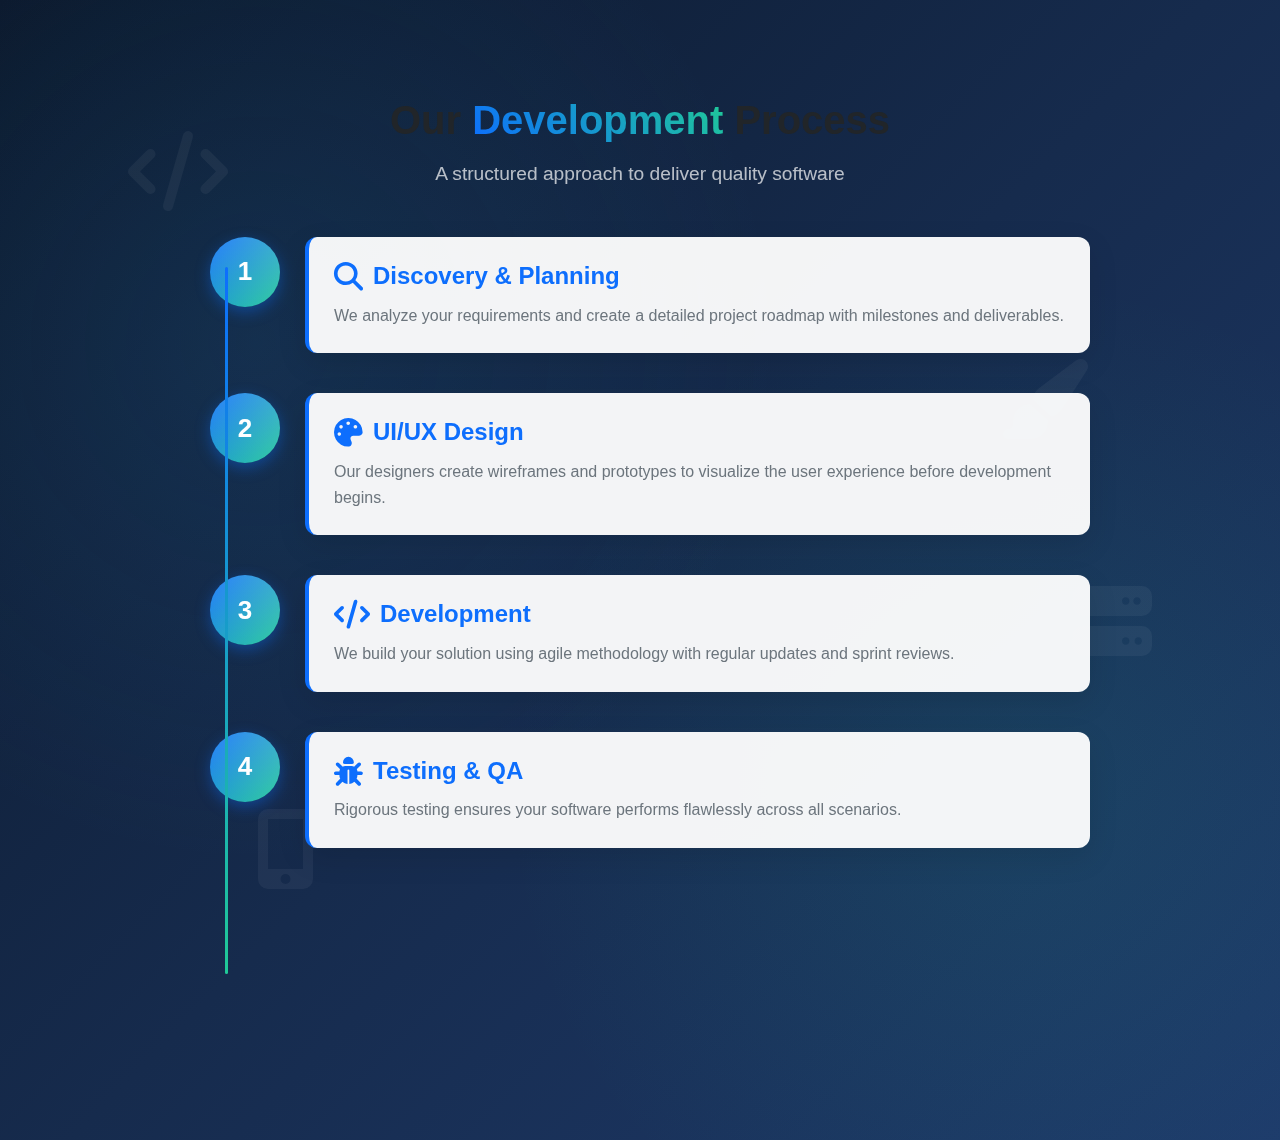
<file: class.html>
<!DOCTYPE html>
<html lang="en">

<head>
    <meta charset="UTF-8">
    <meta name="viewport" content="width=device-width, initial-scale=1.0">
    <title>Enhanced Development Process</title>
    <link href="https://cdn.jsdelivr.net/npm/bootstrap@5.3.0/dist/css/bootstrap.min.css" rel="stylesheet">
    <link href="https://unpkg.com/aos@2.3.1/dist/aos.css" rel="stylesheet">
    <link rel="stylesheet" href="https://cdnjs.cloudflare.com/ajax/libs/font-awesome/6.4.0/css/all.min.css">
    <style>
        :root {
            --primary: #0d6efd;
            --secondary: #6c757d;
            --dark: #0b182b;
            --light: #f8f9fa;
            --accent: #20c997;
        }

        body {
            font-family: 'Segoe UI', Tahoma, Geneva, Verdana, sans-serif;
        }

        #process {
            position: relative;
            overflow: hidden;
            padding: 5rem 0;
            background: linear-gradient(135deg, #0b182b 0%, #162b4d 50%, #1e3a6b 100%);
        }

        #process::before {
            content: '';
            position: absolute;
            top: 0;
            left: 0;
            width: 100%;
            height: 100%;
            background:
                radial-gradient(circle at 20% 30%, rgba(41, 128, 185, 0.15) 0%, transparent 40%),
                radial-gradient(circle at 80% 70%, rgba(32, 201, 151, 0.1) 0%, transparent 40%);
            z-index: 0;
        }

        .process-container {
            position: relative;
            z-index: 2;
        }

        .section-title {
            margin-bottom: 4rem;
        }

        .section-title h2 {
            font-weight: 800;
            font-size: 2.5rem;
            margin-bottom: 1rem;
        }

        .section-title .text-primary {
            background: linear-gradient(45deg, var(--primary), var(--accent));
            -webkit-background-clip: text;
            background-clip: text;
            -webkit-text-fill-color: transparent;
            position: relative;
        }

        .section-title p {
            font-size: 1.2rem;
            color: rgba(255, 255, 255, 0.7);
            max-width: 600px;
            margin: 0 auto;
        }

        .process-steps {
            position: relative;
            max-width: 900px;
            margin: 0 auto;
            padding-left: 20px;
        }

        .process-steps::before {
            content: '';
            position: absolute;
            width: 3px;
            background: linear-gradient(to bottom, var(--primary), var(--accent));
            top: 30px;
            bottom: 30px;
            left: 35px;
            z-index: 1;
            border-radius: 3px;
        }

        .process-step {
            position: relative;
            margin-bottom: 40px;
            display: flex;
            align-items: flex-start;
            transition: transform 0.3s ease;
        }

        .process-step:hover {
            transform: translateX(5px);
        }

        .step-number {
            width: 70px;
            height: 70px;
            background: linear-gradient(135deg, var(--primary) 0%, var(--accent) 100%);
            color: white;
            border-radius: 50%;
            display: flex;
            align-items: center;
            justify-content: center;
            font-size: 26px;
            font-weight: bold;
            margin-right: 25px;
            z-index: 2;
            flex-shrink: 0;
            box-shadow: 0 5px 15px rgba(13, 110, 253, 0.4);
            position: relative;
            overflow: hidden;
        }

        .step-number::after {
            content: '';
            position: absolute;
            top: -50%;
            left: -50%;
            width: 200%;
            height: 200%;
            background: linear-gradient(rgba(255, 255, 255, 0.2), rgba(255, 255, 255, 0));
            transform: rotate(30deg);
        }

        .step-content {
            background: rgba(255, 255, 255, 0.95);
            padding: 25px;
            border-radius: 12px;
            box-shadow: 0 10px 30px rgba(0, 0, 0, 0.1);
            flex-grow: 1;
            border-left: 4px solid var(--primary);
            transition: all 0.3s ease;
        }

        .process-step:hover .step-content {
            box-shadow: 0 15px 35px rgba(0, 0, 0, 0.15);
            transform: translateY(-5px);
        }

        .step-content h4 {
            color: var(--primary);
            margin-bottom: 12px;
            font-weight: 700;
            display: flex;
            align-items: center;
        }

        .step-content h4 i {
            margin-right: 10px;
            font-size: 1.2em;
        }

        .step-content p {
            color: var(--secondary);
            line-height: 1.6;
            margin-bottom: 0;
        }

        /* Responsive adjustments */
        @media (max-width: 768px) {
            .process-steps::before {
                left: 25px;
            }

            .step-number {
                width: 50px;
                height: 50px;
                font-size: 20px;
                margin-right: 15px;
            }

            .step-content {
                padding: 20px;
            }

            .section-title h2 {
                font-size: 2rem;
            }
        }

        /* Animation for background elements */
        @keyframes float {
            0% {
                transform: translateY(0px);
            }

            50% {
                transform: translateY(-10px);
            }

            100% {
                transform: translateY(0px);
            }
        }

        .floating-icons {
            position: absolute;
            width: 100%;
            height: 100%;
            top: 0;
            left: 0;
            overflow: hidden;
            z-index: 1;
            pointer-events: none;
        }

        .floating-icon {
            position: absolute;
            color: rgba(255, 255, 255, 0.05);
            font-size: 5rem;
            z-index: 1;
            animation: float 15s infinite ease-in-out;
        }

        .floating-icon:nth-child(1) {
            top: 10%;
            left: 10%;
            animation-delay: 0s;
        }

        .floating-icon:nth-child(2) {
            top: 30%;
            right: 15%;
            animation-delay: -2s;
        }

        .floating-icon:nth-child(3) {
            bottom: 20%;
            left: 20%;
            animation-delay: -5s;
        }

        .floating-icon:nth-child(4) {
            bottom: 40%;
            right: 10%;
            animation-delay: -7s;
        }
    </style>
</head>

<body>
    <!-- Process Section -->
    <section class="py-5" id="process">
        <div class="floating-icons">
            <div class="floating-icon"><i class="fas fa-code"></i></div>
            <div class="floating-icon"><i class="fas fa-paint-brush"></i></div>
            <div class="floating-icon"><i class="fas fa-mobile-alt"></i></div>
            <div class="floating-icon"><i class="fas fa-server"></i></div>
        </div>

        <div class="container py-5 process-container">
            <div class="text-center mb-5 section-title" data-aos="fade-up">
                <h2 class="fw-bold">Our <span class="text-primary">Development</span> Process</h2>
                <p class="lead">A structured approach to deliver quality software</p>
            </div>

            <div class="process-steps">
                <!-- Step 1 -->
                <div class="process-step" data-aos="fade-right">
                    <div class="step-number">1</div>
                    <div class="step-content">
                        <h4><i class="fas fa-search"></i> Discovery & Planning</h4>
                        <p>We analyze your requirements and create a detailed project roadmap with milestones and
                            deliverables.</p>
                    </div>
                </div>

                <!-- Step 2 -->
                <div class="process-step" data-aos="fade-left">
                    <div class="step-number">2</div>
                    <div class="step-content">
                        <h4><i class="fas fa-palette"></i> UI/UX Design</h4>
                        <p>Our designers create wireframes and prototypes to visualize the user experience before
                            development begins.</p>
                    </div>
                </div>

                <!-- Step 3 -->
                <div class="process-step" data-aos="fade-right">
                    <div class="step-number">3</div>
                    <div class="step-content">
                        <h4><i class="fas fa-code"></i> Development</h4>
                        <p>We build your solution using agile methodology with regular updates and sprint reviews.</p>
                    </div>
                </div>

                <!-- Step 4 -->
                <div class="process-step" data-aos="fade-left">
                    <div class="step-number">4</div>
                    <div class="step-content">
                        <h4><i class="fas fa-bug"></i> Testing & QA</h4>
                        <p>Rigorous testing ensures your software performs flawlessly across all scenarios.</p>
                    </div>
                </div>

                <!-- Step 5 -->
                <div class="process-step" data-aos="fade-right">
                    <div class="step-number">5</div>
                    <div class="step-content">
                        <h4><i class="fas fa-rocket"></i> Deployment & Support</h4>
                        <p>We handle deployment and provide ongoing maintenance and support services.</p>
                    </div>
                </div>
            </div>
        </div>
    </section>

    <script src="https://cdn.jsdelivr.net/npm/bootstrap@5.3.0/dist/js/bootstrap.bundle.min.js"></script>
    <script src="https://unpkg.com/aos@2.3.1/dist/aos.js"></script>
    <script>
        document.addEventListener('DOMContentLoaded', function () {
            AOS.init({
                duration: 800,
                easing: 'ease-in-out',
                once: true
            });
        });
    </script>
</body>

</html>
</file>
